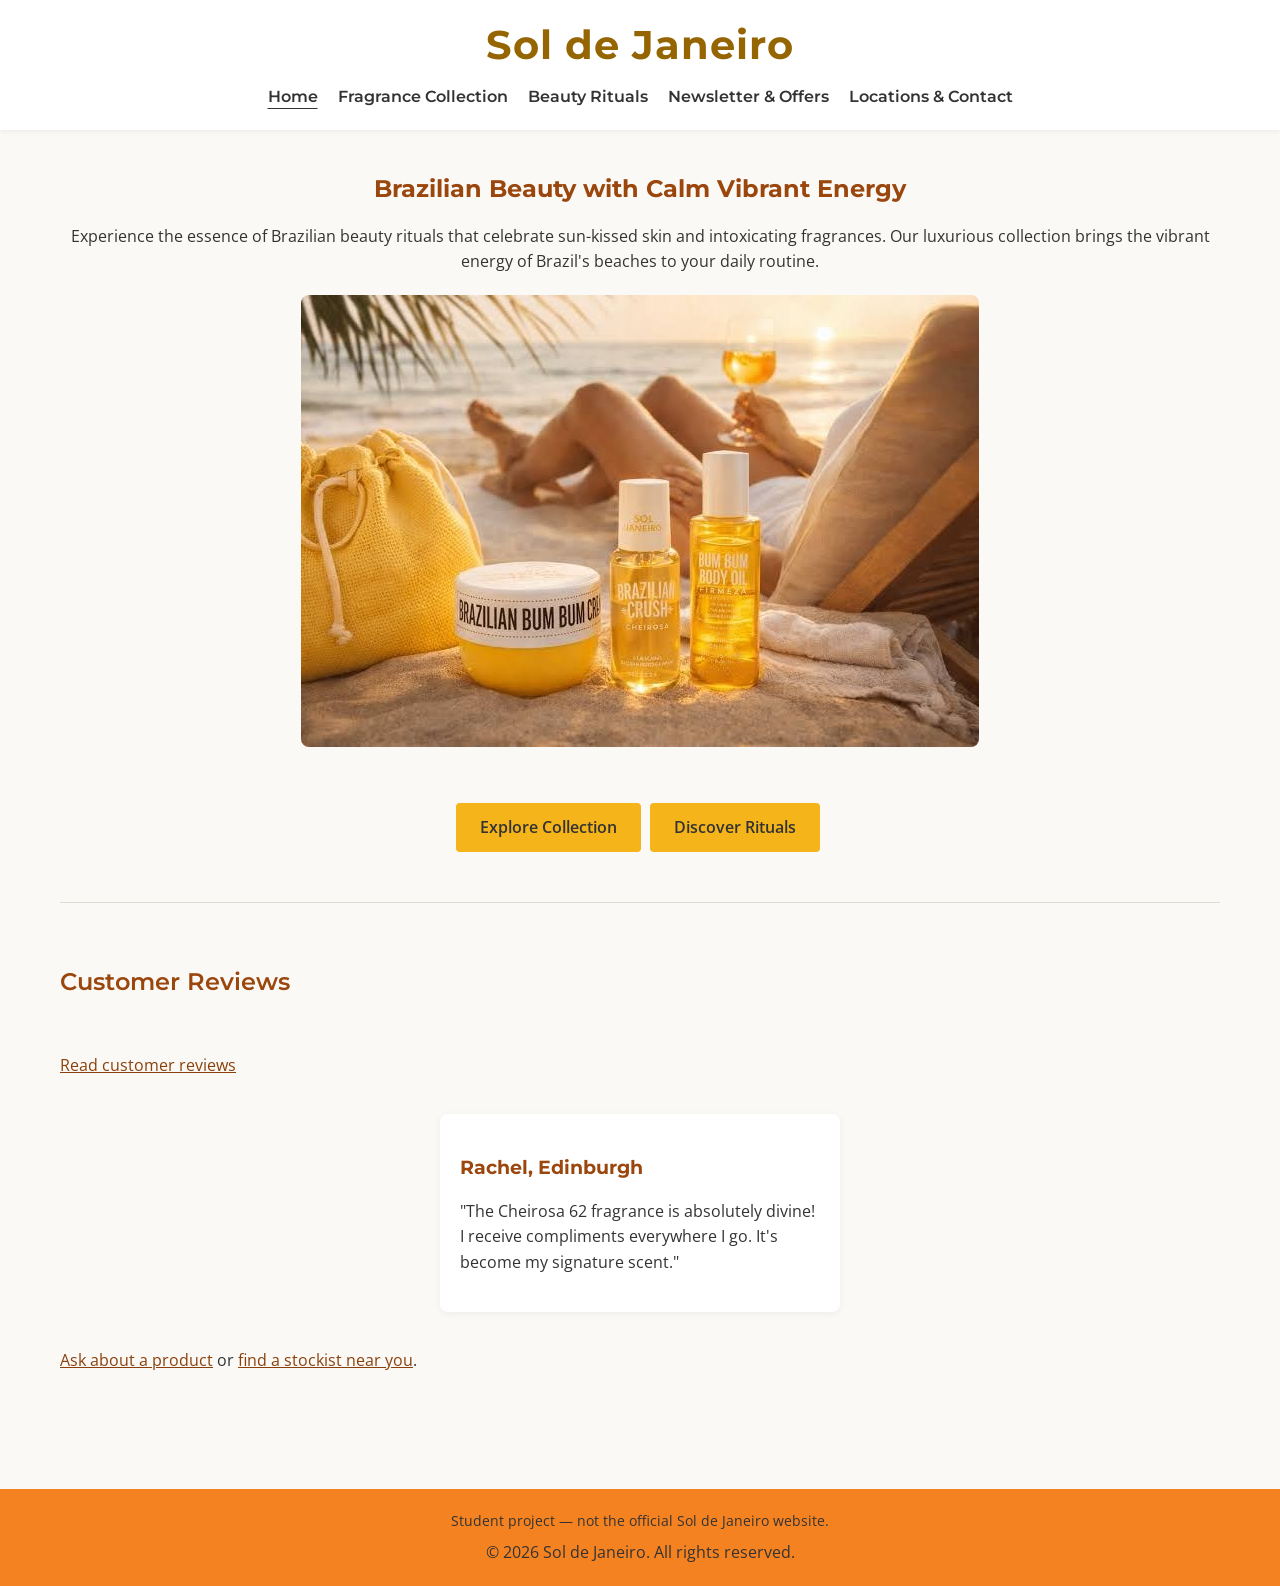
<file: Sol de janeiro/index.html>
<!DOCTYPE html>
<html lang="en">

<head>
    <meta charset="UTF-8">
    <meta name="viewport" content="width=device-width, initial-scale=1.0">
    <title>Brazilian Body Care &amp; Fragrance | Sol de Janeiro</title>
    <meta name="description" content="Discover Sol de Janeiro's Brazilian-inspired fragrances, body care and beauty rituals, read customer reviews and find UK stockists.">
    <meta name="keywords" content="Sol de Janeiro, Brazilian beauty, body care, Cheirosa fragrance, Bum Bum Cream, beauty rituals">
    <link rel="icon" href="icons/sun-2-svgrepo-com.svg" type="image/svg+xml">
    <link rel="stylesheet" href="style.css">
    <script src="script.js" defer></script>
</head>

<body>
    <a class="skip-link" href="#main-content">Skip to content</a>

    <!-- Main Navigation -->
    <header>
        <p class="brand">Sol de Janeiro</p>
        <button class="menu-toggle" type="button" aria-expanded="true" aria-controls="main-nav" hidden>Menu</button>
        <nav id="main-nav" aria-label="Main navigation">

            <a href="index.html" aria-current="page">Home</a>
            <a href="fragrance.html">Fragrance Collection</a>
            <a href="howto.html">Beauty Rituals</a>
            <a href="enquiry.html">Newsletter & Offers</a>
            <a href="contact.html">Locations & Contact</a>

        </nav>
    </header>

    <main id="main-content">
        <!-- Hero Section -->
        <section>
            <h1>Brazilian Beauty with Calm Vibrant Energy</h1>
            <p>Experience the essence of Brazilian beauty rituals that celebrate sun-kissed skin and intoxicating
                fragrances. Our luxurious collection brings the vibrant energy of Brazil's beaches to your daily
                routine.</p>

            <img src="images/sol-de-janeiro-beauty-products.jpeg" alt="Sol de Janeiro tropical beauty products on a sandy beach" width="678" height="452" fetchpriority="high">
            <br>

            <a class="button-link" href="fragrance.html">Explore Collection</a>
            <a class="button-link" href="howto.html">Discover Rituals</a>
        </section>

        <hr>

        <!-- Customer Testimonials Snippet -->
        <section>
            <h2>Customer Reviews</h2><p><a href="testimonials.html">Read customer reviews</a></p>
            <article>
                <h3>Rachel, Edinburgh</h3>
                <p>"The Cheirosa 62 fragrance is absolutely divine! I receive compliments everywhere I go. It's become
                    my signature scent."</p>
            </article>
            <p><a href="enquiry.html">Ask about a product</a> or <a href="contact.html">find a stockist near you</a>.</p>
        </section>
    </main>

    <!-- Footer -->
    <footer>
        <p class="project-note">Student project — not the official Sol de Janeiro website.</p>
        <p>&copy; 2026 Sol de Janeiro. All rights reserved.</p>
    </footer>

</body>

</html>
</file>
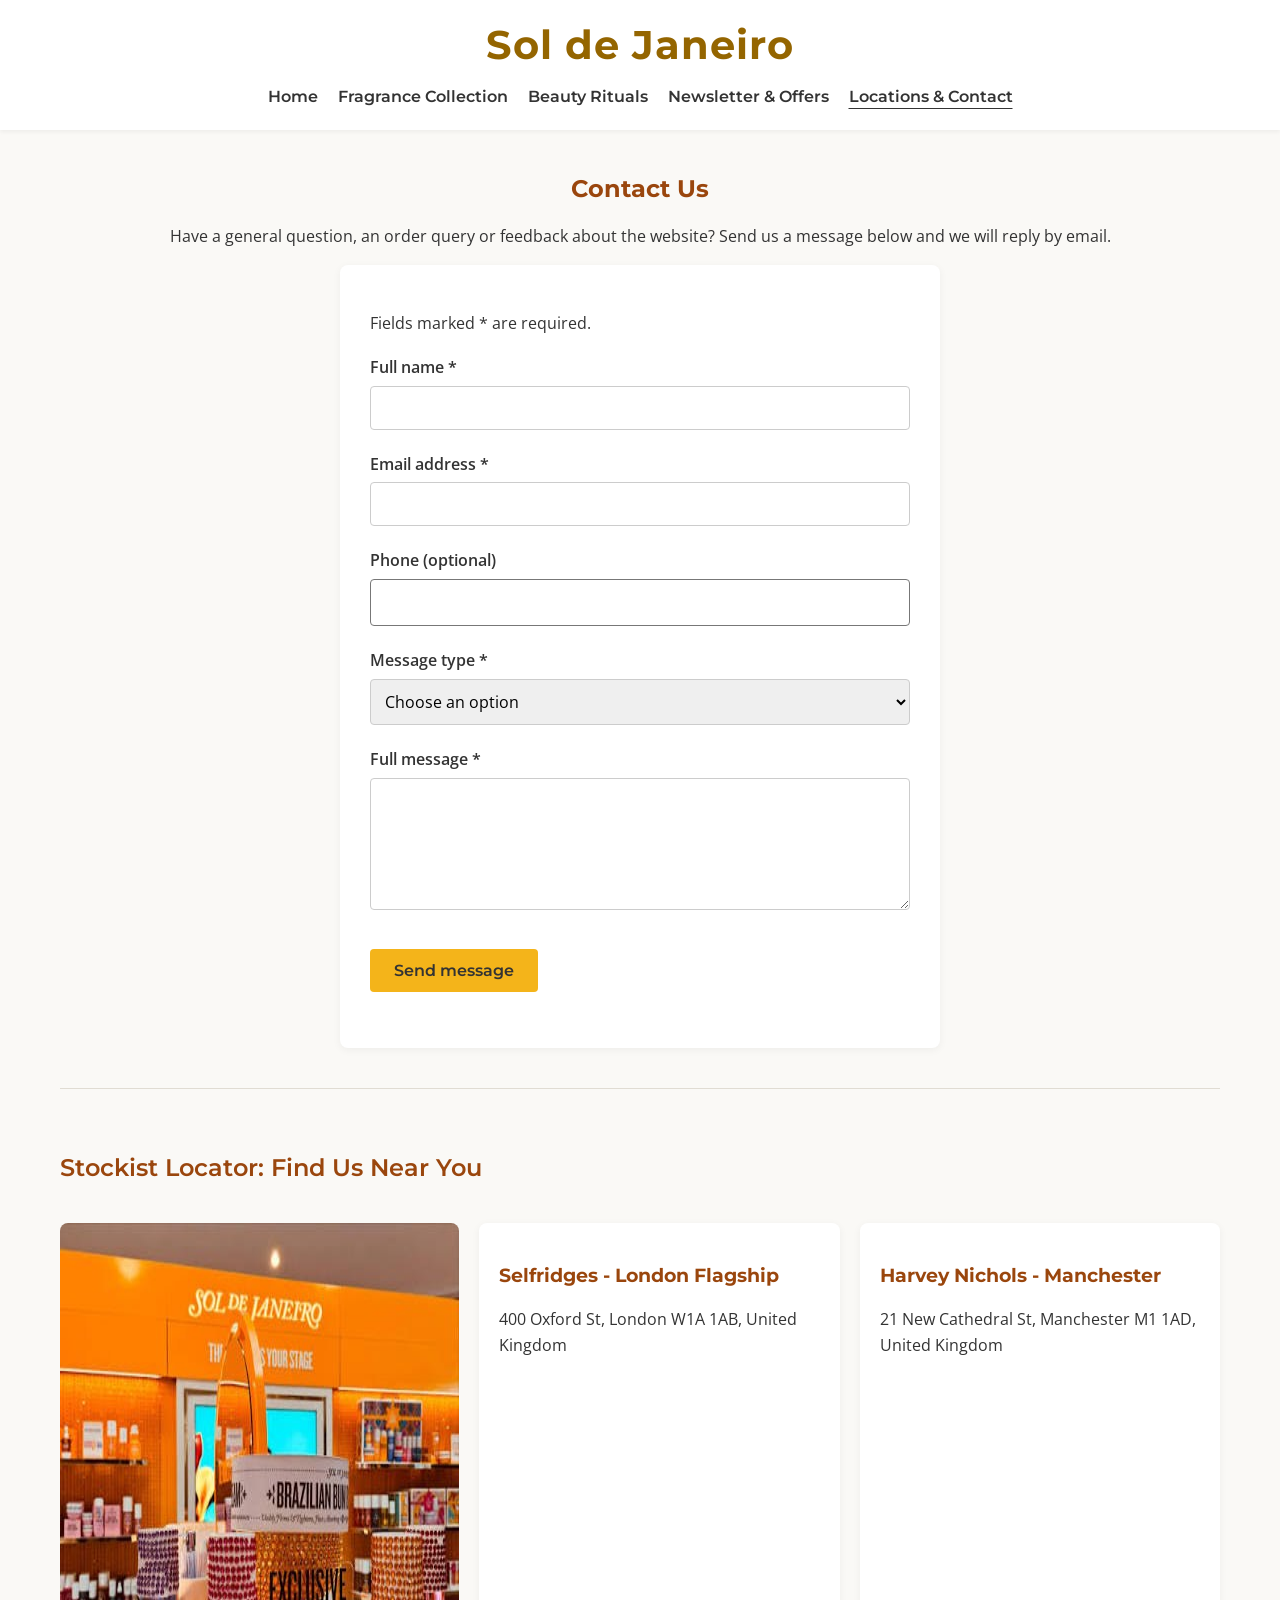
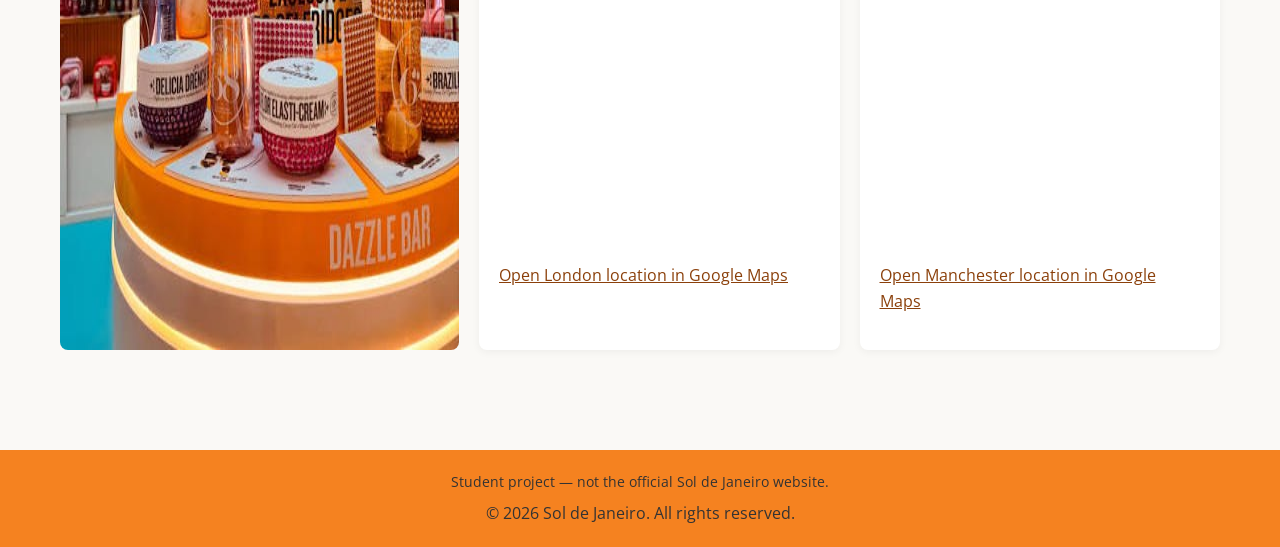
<file: Sol de janeiro/contact.html>
<!DOCTYPE html>
<html lang="en">

<head>
    <meta charset="UTF-8">
    <meta name="viewport" content="width=device-width, initial-scale=1.0">
    <title>Contact & Locations | Sol de Janeiro</title>
    <meta name="description" content="Send Sol de Janeiro a general message and find our London and Manchester stockists on interactive maps.">
    <meta name="keywords" content="Sol de Janeiro, contact us, stockist locator, Selfridges London, Harvey Nichols Manchester">
    <link rel="icon" href="icons/sun-2-svgrepo-com.svg" type="image/svg+xml">
    <link rel="stylesheet" href="style.css">
    <script src="script.js" defer></script>
</head>

<body>
    <a class="skip-link" href="#main-content">Skip to content</a>

    <header>
        <p class="brand">Sol de Janeiro</p>
        <button class="menu-toggle" type="button" aria-expanded="true" aria-controls="main-nav" hidden>Menu</button>
        <nav id="main-nav" aria-label="Main navigation">

            <a href="index.html">Home</a>
            <a href="fragrance.html">Fragrance Collection</a>
            <a href="howto.html">Beauty Rituals</a>
            <a href="enquiry.html">Newsletter & Offers</a>
            <a href="contact.html" aria-current="page">Locations & Contact</a>

        </nav>
    </header>

    <main id="main-content">
        <section>
            <h1>Contact Us</h1>
            <p>Have a general question, an order query or feedback about the website? Send us a message below and we will reply by email.</p>

            <!-- General Contact Form -->
            <!-- ACTION REQUIRED: replace YOUR_FORM_ID with your own Formspree form ID (see README) -->
            <form id="contact-form" action="https://formspree.io/f/xdeepwpp" method="post">
<p>Fields marked * are required.</p>
<div class="form-field"><label for="contactName">Full name *</label><input type="text" id="contactName" aria-describedby="contactName-error" name="contactName" required minlength="2" maxlength="80" autocomplete="name"><span class="field-error" id="contactName-error"></span></div>
<div class="form-field"><label for="contactEmail">Email address *</label><input type="email" id="contactEmail" aria-describedby="contactEmail-error" name="contactEmail" required maxlength="254" autocomplete="email"><span class="field-error" id="contactEmail-error"></span></div>
<div class="form-field"><label for="phone">Phone (optional)</label><input type="tel" id="phone" aria-describedby="phone-error" name="phone" maxlength="25" autocomplete="tel"><span class="field-error" id="phone-error"></span></div>
<div class="form-field"><label for="messageType">Message type *</label><select id="messageType" aria-describedby="messageType-error" name="messageType" required><option value="">Choose an option</option><option value="general">General question</option><option value="order">Order question</option><option value="feedback">Website feedback</option></select><span class="field-error" id="messageType-error"></span></div>
<div class="form-field"><label for="message">Full message *</label><textarea id="message" aria-describedby="message-error" name="message" rows="5" required minlength="10" maxlength="1500"></textarea><span class="field-error" id="message-error"></span></div>
<button type="submit" disabled>Send message</button>
<noscript><p>Enable JavaScript to validate and send this form.</p></noscript>
<p id="contact-status" role="status" aria-live="polite" tabindex="-1"></p>
<div id="email-result" class="form-result" hidden><label for="email-preview">Copy of your message</label><textarea id="email-preview" rows="9" readonly></textarea><a id="email-link" class="button-link" hidden>Send with my email app</a></div>
</form>
        </section>

        <hr>

        <section>
            <h2>Stockist Locator: Find Us Near You</h2>
            <img src="images/sol-de-janeiro-stockist-display.jpeg" alt="Sol de Janeiro products displayed in a premium department store"
                width="399" height="501" loading="lazy">

            <article>
                <h3>Selfridges - London Flagship</h3>
                <p>400 Oxford St, London W1A 1AB, United Kingdom</p>
                <iframe title="Map of Selfridges, London"
                    src="https://www.google.com/maps/embed?pb=!1m18!1m12!1m3!1d2482.9256799288623!2d-0.15567848744885837!3d51.51457947169745!2m3!1f0!2f0!3f0!3m2!1i1024!2i768!4f13.1!3m3!1m2!1s0x4876052d5351ae79%3A0xd5c873c72bc464a3!2sSelfridges%2C%20400%20Oxford%20St%2C%20London%20W1A%201AB%2C%20UK!5e0!3m2!1sen!2sza!4v1786743112618!5m2!1sen!2sza"
                    width="600" height="450" style="border:0;" allowfullscreen="" loading="lazy"
                    referrerpolicy="strict-origin-when-cross-origin"></iframe><p><a href="https://www.google.com/maps/search/?api=1&amp;query=Selfridges+400+Oxford+Street+London">Open London location in Google Maps</a></p>
            </article>

            <article>
                <h3>Harvey Nichols - Manchester</h3>
                <p>21 New Cathedral St, Manchester M1 1AD, United Kingdom</p>
                <iframe title="Map of Harvey Nichols, Manchester"
                    src="https://www.google.com/maps/embed?pb=!1m18!1m12!1m3!1d2374.1375612621746!2d-2.247638687344602!3d53.483871872214074!2m3!1f0!2f0!3f0!3m2!1i1024!2i768!4f13.1!3m3!1m2!1s0x487bb1c6a7289569%3A0x186fd5ad82ebf74d!2s21%20New%20Cathedral%20St%2C%20Cathedral%20Approach%2C%20Manchester%20M1%201AD%2C%20UK!5e0!3m2!1sen!2sza!4v1786743144809!5m2!1sen!2sza"
                    width="600" height="450" style="border:0;" allowfullscreen="" loading="lazy"
                    referrerpolicy="strict-origin-when-cross-origin"></iframe><p><a href="https://www.google.com/maps/search/?api=1&amp;query=Harvey+Nichols+Manchester">Open Manchester location in Google Maps</a></p>
            </article>
        </section>
    </main>

    <footer>
        <p class="project-note">Student project — not the official Sol de Janeiro website.</p>
        <p>&copy; 2026 Sol de Janeiro. All rights reserved.</p>
    </footer>

</body>

</html>
</file>
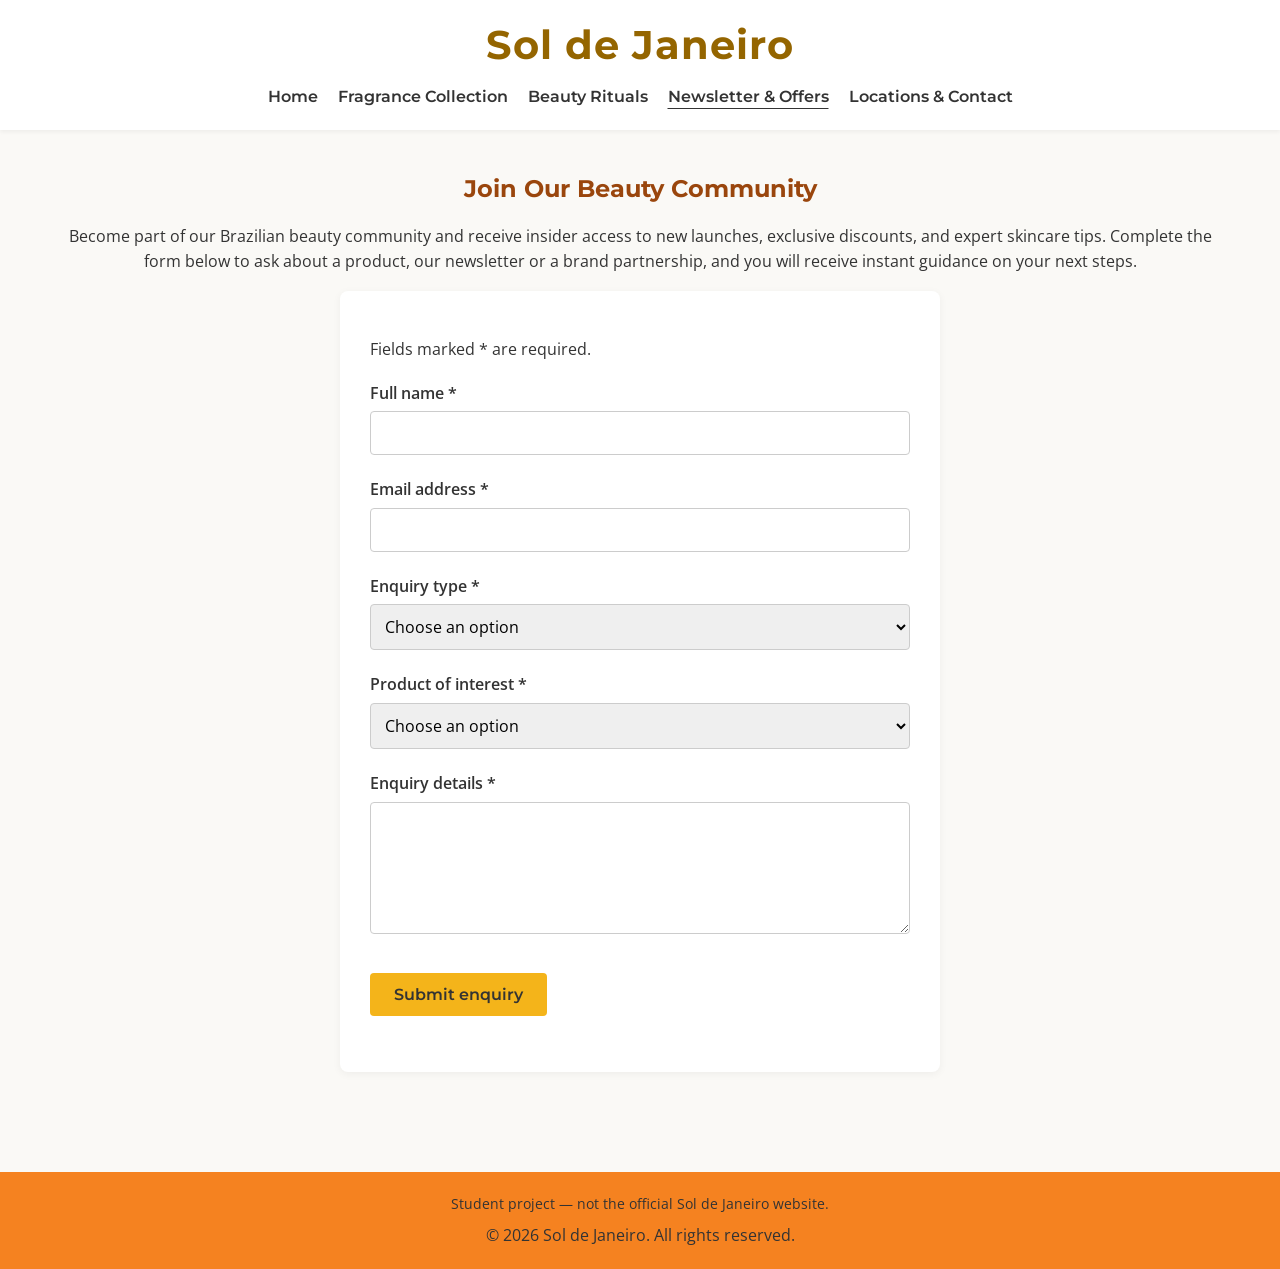
<file: Sol de janeiro/enquiry.html>
<!DOCTYPE html>
<html lang="en">

<head>
    <meta charset="UTF-8">
    <meta name="viewport" content="width=device-width, initial-scale=1.0">
    <title>Enquiries & Newsletter | Sol de Janeiro</title>
    <meta name="description" content="Send a Sol de Janeiro product, newsletter or brand partnership enquiry and get instant guidance on stockists, availability and next steps.">
    <meta name="keywords" content="Sol de Janeiro, product enquiry, newsletter, brand partnership, influencer collaboration, product availability">
    <link rel="icon" href="icons/sun-2-svgrepo-com.svg" type="image/svg+xml">
    <link rel="stylesheet" href="style.css">
    <script src="script.js" defer></script>
</head>

<body>
    <a class="skip-link" href="#main-content">Skip to content</a>

    <header>
        <p class="brand">Sol de Janeiro</p>
        <button class="menu-toggle" type="button" aria-expanded="true" aria-controls="main-nav" hidden>Menu</button>
        <nav id="main-nav" aria-label="Main navigation">

            <a href="index.html">Home</a>
            <a href="fragrance.html">Fragrance Collection</a>
            <a href="howto.html">Beauty Rituals</a>
            <a href="enquiry.html" aria-current="page">Newsletter & Offers</a>
            <a href="contact.html">Locations & Contact</a>

        </nav>
    </header>

    <main id="main-content">
        <section>
            <h1>Join Our Beauty Community</h1>
            <p>Become part of our Brazilian beauty community and receive insider access to new launches, exclusive
                discounts, and expert skincare tips. Complete the form below to ask about a product, our newsletter or a brand
                partnership, and you will receive instant guidance on your next steps.</p>

            <!-- Standard HTML5 Form for Enquiries -->
            <form id="enquiry-form" action="enquiry.html" method="post">
<p>Fields marked * are required.</p>
<div class="form-field"><label for="fullName">Full name *</label><input type="text" id="fullName" aria-describedby="fullName-error" name="fullName" required minlength="2" maxlength="80" autocomplete="name"><span class="field-error" id="fullName-error"></span></div>
<div class="form-field"><label for="email">Email address *</label><input type="email" id="email" aria-describedby="email-error" name="email" required maxlength="254" autocomplete="email"><span class="field-error" id="email-error"></span></div>
<div class="form-field"><label for="enquiryType">Enquiry type *</label><select id="enquiryType" aria-describedby="enquiryType-error" name="enquiryType" required><option value="">Choose an option</option><option value="newsletter">Newsletter information</option><option value="product">Product enquiry</option><option value="partnership">Brand partnership / influencer</option></select><span class="field-error" id="enquiryType-error"></span></div>
<div class="form-field"><label for="product">Product of interest *</label><select id="product" aria-describedby="product-error" name="product" required><option value="">Choose an option</option><option value="cheirosa62">Cheirosa 62</option><option value="cheirosa40">Cheirosa 40</option><option value="cream">Brazilian Bum Bum Cream</option><option value="general">General / not applicable</option></select><span class="field-error" id="product-error"></span></div>
<div class="form-field"><label for="details">Enquiry details *</label><textarea id="details" aria-describedby="details-error" name="details" rows="5" required minlength="10" maxlength="1500"></textarea><span class="field-error" id="details-error"></span></div>
<button type="submit" disabled>Submit enquiry</button>
<noscript><p>Enable JavaScript to validate this form and see your enquiry response.</p></noscript>
<p id="enquiry-status" role="status" aria-live="polite" tabindex="-1"></p>
<div id="enquiry-result" class="form-result" hidden></div>
</form>
        </section>
    </main>

    <footer>
        <p class="project-note">Student project — not the official Sol de Janeiro website.</p>
        <p>&copy; 2026 Sol de Janeiro. All rights reserved.</p>
    </footer>

</body>

</html>
</file>
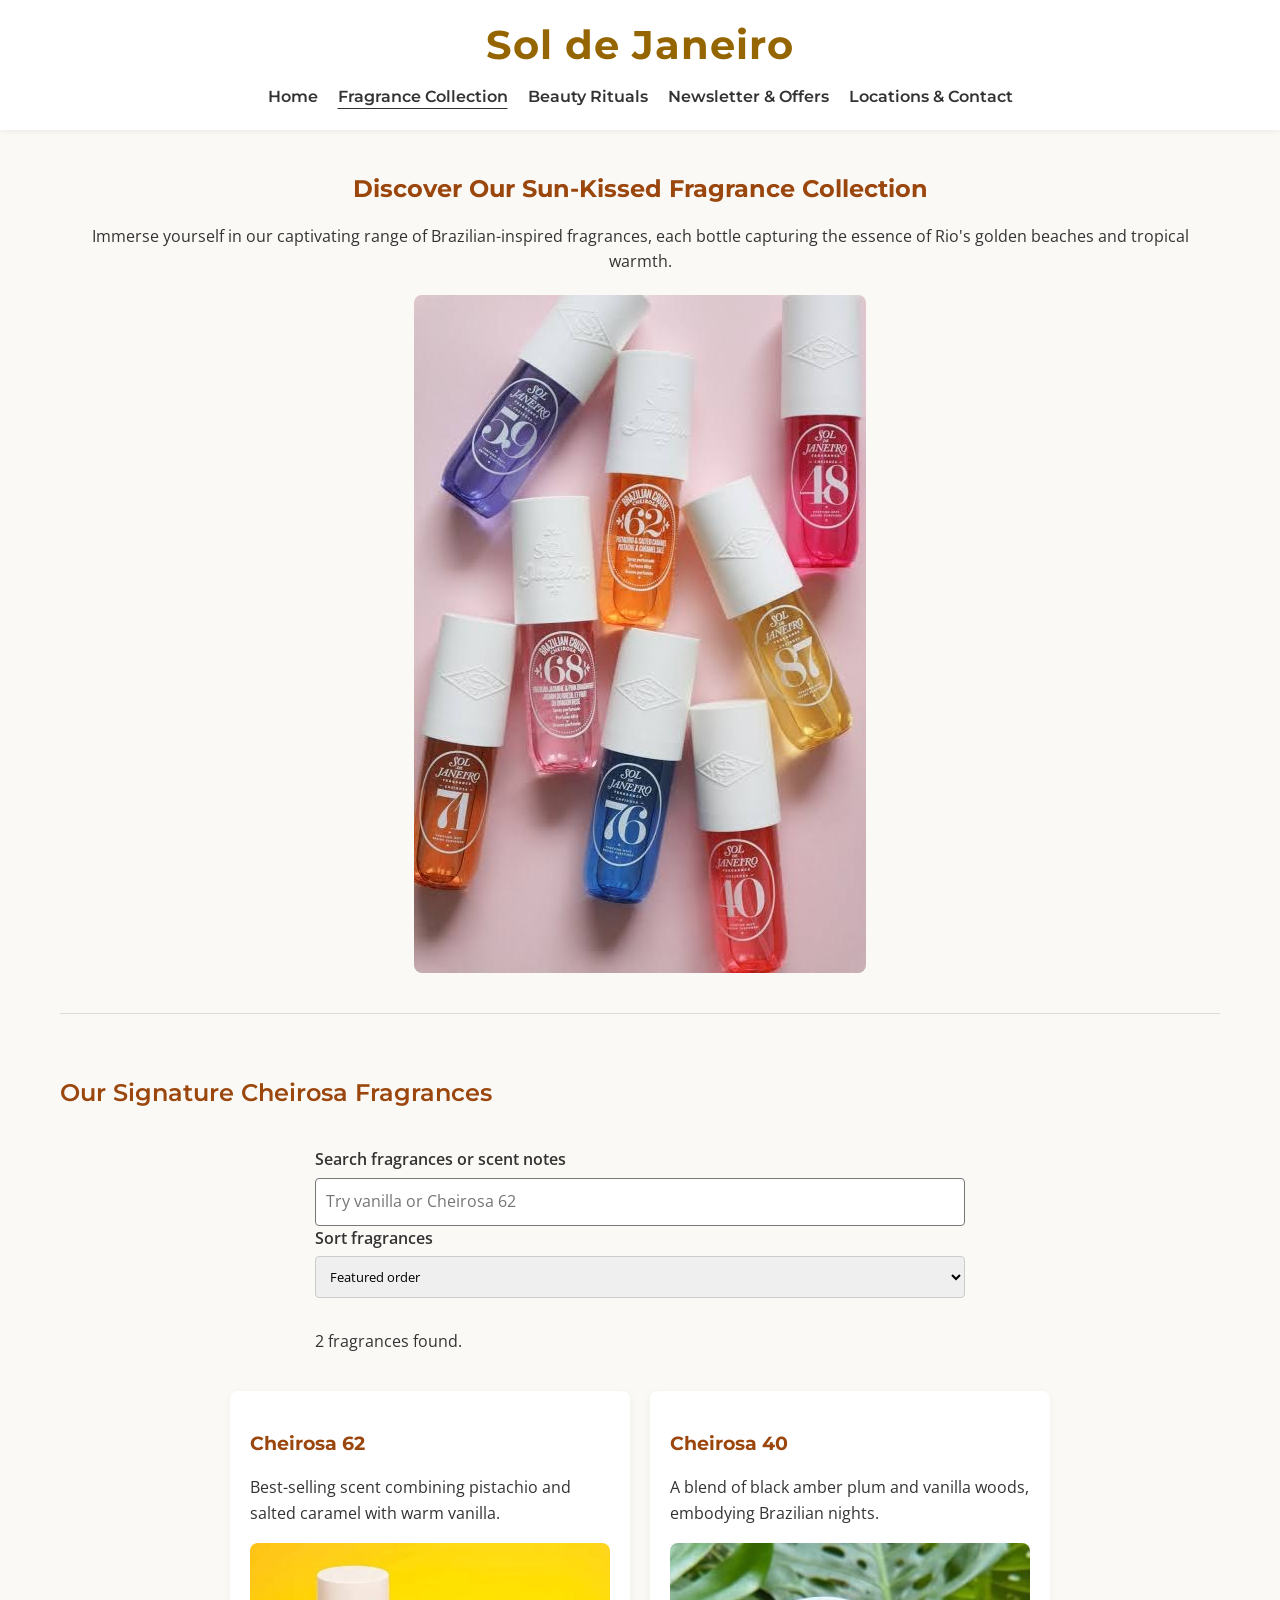
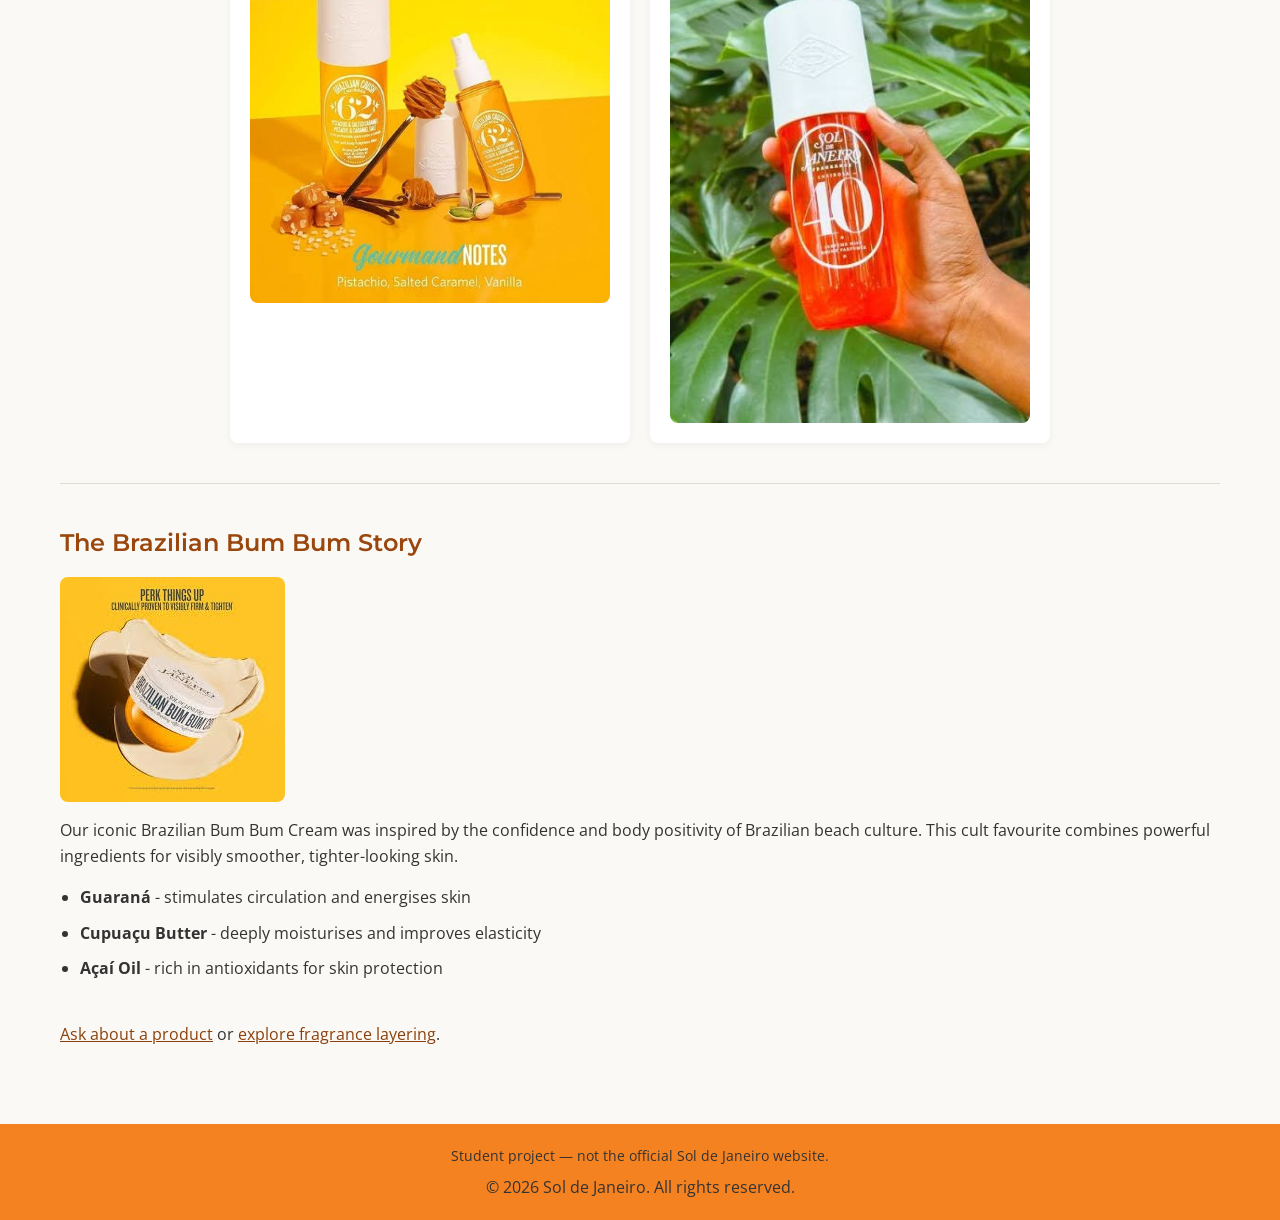
<file: Sol de janeiro/fragrance.html>
<!DOCTYPE html>
<html lang="en">

<head>
    <meta charset="UTF-8">
    <meta name="viewport" content="width=device-width, initial-scale=1.0">
    <title>Fragrance Collection | Sol de Janeiro</title>
    <meta name="description" content="Search and sort the Cheirosa 62 and Cheirosa 40 fragrances by scent note, view enlarged product images and learn about Brazilian Bum Bum Cream.">
    <meta name="keywords" content="Sol de Janeiro, Cheirosa 62, Cheirosa 40, fragrance collection, Brazilian Bum Bum Cream, scent notes">
    <link rel="icon" href="icons/sun-2-svgrepo-com.svg" type="image/svg+xml">
    <link rel="stylesheet" href="style.css">
    <script src="script.js" defer></script>
</head>

<body>
    <a class="skip-link" href="#main-content">Skip to content</a>

    <header>
        <p class="brand">Sol de Janeiro</p>
        <button class="menu-toggle" type="button" aria-expanded="true" aria-controls="main-nav" hidden>Menu</button>
        <nav id="main-nav" aria-label="Main navigation">

            <a href="index.html">Home</a>
            <a href="fragrance.html" aria-current="page">Fragrance Collection</a>
            <a href="howto.html">Beauty Rituals</a>
            <a href="enquiry.html">Newsletter & Offers</a>
            <a href="contact.html">Locations & Contact</a>

        </nav>
    </header>

    <main id="main-content">
        <section>
            <h1>Discover Our Sun-Kissed Fragrance Collection</h1>
            <p>Immerse yourself in our captivating range of Brazilian-inspired fragrances, each bottle capturing the
                essence of Rio's golden beaches and tropical warmth.</p>
            <img src="images/sol-de-janeiro-fragrance-collection.jpeg" alt="Main Sol de Janeiro fragrance collection display" width="452" height="678" loading="lazy">
        </section>

        <hr>

        <section>
            <h2>Our Signature Cheirosa Fragrances</h2>
            <div id="search-tools" hidden>
                <label for="product-search">Search fragrances or scent notes</label>
                <input type="search" id="product-search" name="search" placeholder="Try vanilla or Cheirosa 62">
                <label for="product-sort">Sort fragrances</label>
                <select id="product-sort" name="sort"><option value="featured">Featured order</option><option value="az">Name A–Z</option><option value="za">Name Z–A</option></select>
                <p id="search-status" role="status" aria-live="polite"></p>
            </div><div id="product-list" class="product-list">

            <article>
                <h3>Cheirosa 62</h3>
                <p>Best-selling scent combining pistachio and salted caramel with warm vanilla.</p>
                <img src="images/cheirosa-62-fragrance.jpeg" alt="Cheirosa 62 Fragrance Bottle" width="488" height="488" loading="lazy">
            </article>

            <article>
                <h3>Cheirosa 40</h3>
                <p>A blend of black amber plum and vanilla woods, embodying Brazilian nights.</p>
                <img src="images/cheirosa-40-fragrance.jpeg" alt="Cheirosa 40 Fragrance Bottle" width="387" height="516" loading="lazy">
            </article>
            </div>
        </section>

        <hr>

        <section>
            <h2>The Brazilian Bum Bum Story</h2>
            <img src="images/brazilian-bum-bum-cream.jpeg" alt="Jar of Brazilian Bum Bum Cream" width="225" height="225" loading="lazy">
            <p>Our iconic Brazilian Bum Bum Cream was inspired by the confidence and body positivity of Brazilian beach
                culture. This cult favourite combines powerful ingredients for visibly smoother, tighter-looking skin.
            </p>
            <ul>
                <li><strong>Guaraná</strong> - stimulates circulation and energises skin</li>
                <li><strong>Cupuaçu Butter</strong> - deeply moisturises and improves elasticity</li>
                <li><strong>Açaí Oil</strong> - rich in antioxidants for skin protection</li>
            </ul>
        </section>
        <p><a href="enquiry.html">Ask about a product</a> or <a href="howto.html">explore fragrance layering</a>.</p>
        <dialog id="lightbox" aria-labelledby="lightbox-caption">
            <button id="lightbox-close" type="button" autofocus>Close image</button>
            <img id="lightbox-image" alt="">
            <p id="lightbox-caption"></p>
        </dialog>
    </main>

    <footer>
        <p class="project-note">Student project — not the official Sol de Janeiro website.</p>
        <p>&copy; 2026 Sol de Janeiro. All rights reserved.</p>
    </footer>

</body>

</html>
</file>
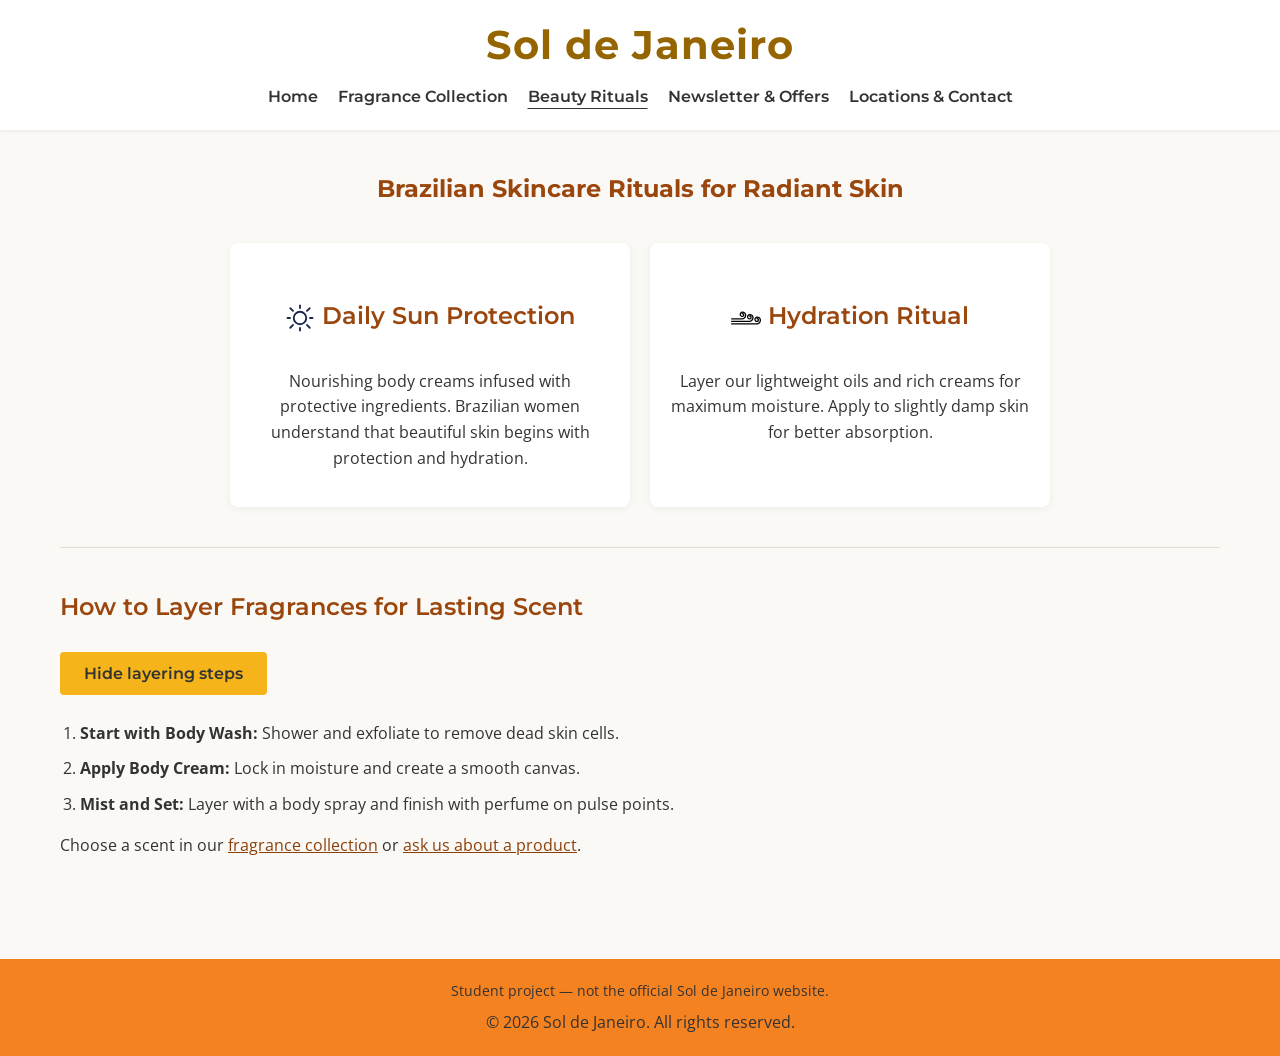
<file: Sol de janeiro/howto.html>
<!DOCTYPE html>
<html lang="en">

<head>
    <meta charset="UTF-8">
    <meta name="viewport" content="width=device-width, initial-scale=1.0">
    <title>Beauty Rituals | Sol de Janeiro</title>
    <meta name="description" content="Learn Brazilian-inspired body care rituals: daily sun protection, hydration and step-by-step fragrance layering for a longer-lasting scent.">
    <meta name="keywords" content="Sol de Janeiro, beauty rituals, body hydration, sun protection, fragrance layering, body care routine">
    <link rel="icon" href="icons/sun-2-svgrepo-com.svg" type="image/svg+xml">
    <link rel="stylesheet" href="style.css">
    <script src="script.js" defer></script>
</head>

<body>
    <a class="skip-link" href="#main-content">Skip to content</a>

    <header>
        <p class="brand">Sol de Janeiro</p>
        <button class="menu-toggle" type="button" aria-expanded="true" aria-controls="main-nav" hidden>Menu</button>
        <nav id="main-nav" aria-label="Main navigation">

            <a href="index.html">Home</a>
            <a href="fragrance.html">Fragrance Collection</a>
            <a href="howto.html" aria-current="page">Beauty Rituals</a>
            <a href="enquiry.html">Newsletter & Offers</a>
            <a href="contact.html">Locations & Contact</a>

        </nav>
    </header>

    <main id="main-content">
        <section>
            <h1>Brazilian Skincare Rituals for Radiant Skin</h1>

            <article>
                <h2><img src="icons/sun-2-svgrepo-com.svg" alt="" width="30" height="30"> Daily Sun Protection</h2>
                <p>Nourishing body creams infused with protective ingredients. Brazilian women understand that beautiful
                    skin begins with protection and hydration.</p>
            </article>

            <article>
                <h2><img src="icons/ocean-waves-svgrepo-com.svg" alt="" width="30" height="30"> Hydration Ritual</h2>
                <p>Layer our lightweight oils and rich creams for maximum moisture. Apply to slightly damp skin for
                    better absorption.</p>
            </article>
        </section>

        <hr>

        <section>
            <h2>How to Layer Fragrances for Lasting Scent</h2>
            <button id="ritual-toggle" type="button" aria-expanded="true" aria-controls="layering-steps" hidden>Hide layering steps</button>
            <ol id="layering-steps">
                <li>
                    <strong>Start with Body Wash:</strong> Shower and exfoliate to remove dead skin cells.
                </li>
                <li>
                    <strong>Apply Body Cream:</strong> Lock in moisture and create a smooth canvas.
                </li>
                <li>
                    <strong>Mist and Set:</strong> Layer with a body spray and finish with perfume on pulse points.
                </li>
            </ol>
            <p>Choose a scent in our <a href="fragrance.html">fragrance collection</a> or <a href="enquiry.html">ask us about a product</a>.</p>
        </section>
    </main>

    <footer>
        <p class="project-note">Student project — not the official Sol de Janeiro website.</p>
        <p>&copy; 2026 Sol de Janeiro. All rights reserved.</p>
    </footer>

</body>

</html>
</file>
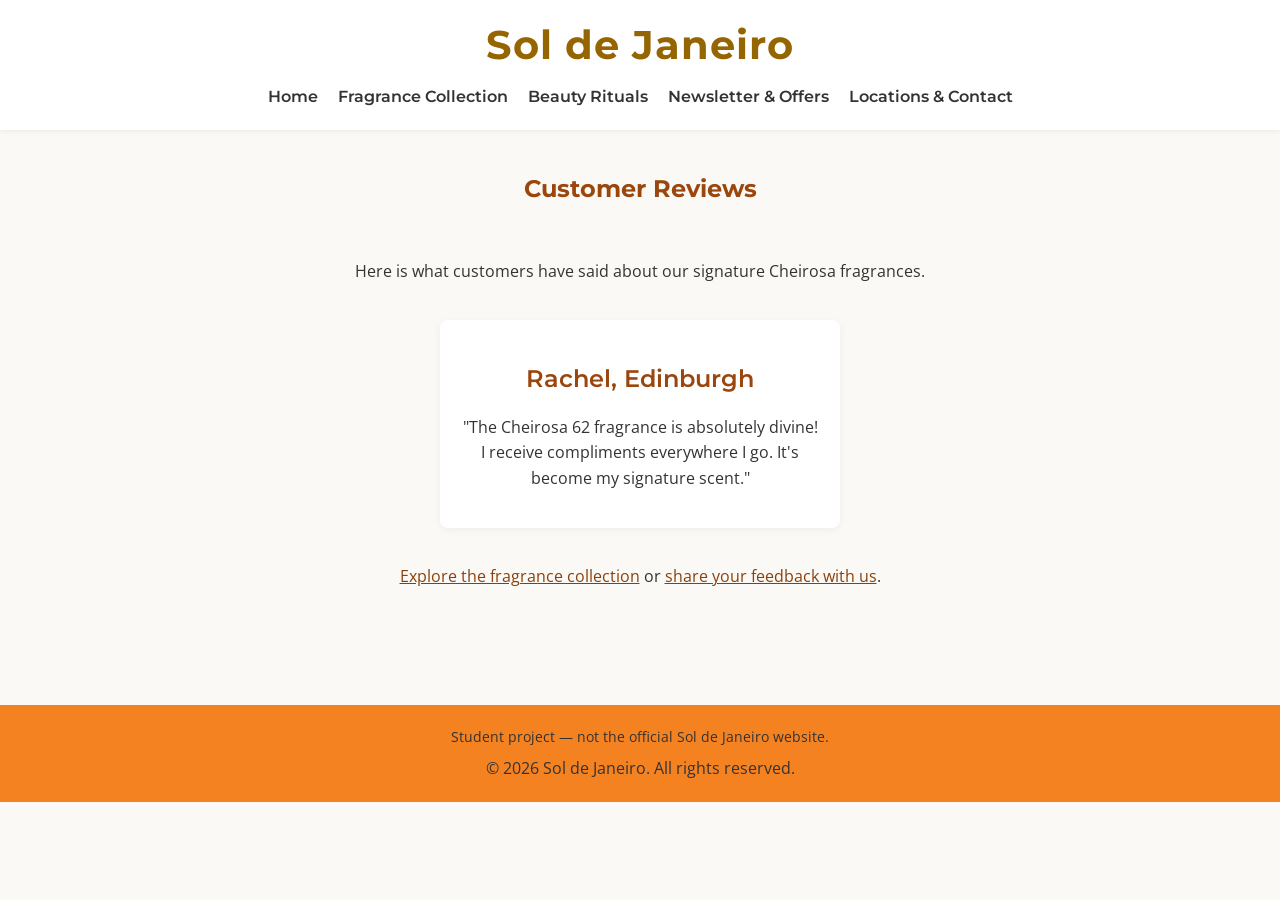
<file: Sol de janeiro/testimonials.html>
<!DOCTYPE html>
<html lang="en">

<head>
    <meta charset="UTF-8">
    <meta name="viewport" content="width=device-width, initial-scale=1.0">
    <title>Customer Reviews | Sol de Janeiro</title>
    <meta name="description" content="Read customer reviews of the Sol de Janeiro Cheirosa 62 fragrance and explore the full fragrance collection.">
    <meta name="keywords" content="Sol de Janeiro, customer reviews, Cheirosa 62 review, fragrance testimonials">
    <link rel="icon" href="icons/sun-2-svgrepo-com.svg" type="image/svg+xml">
    <link rel="stylesheet" href="style.css">
    <script src="script.js" defer></script>
</head>

<body>
    <a class="skip-link" href="#main-content">Skip to content</a>

    <!-- Main Navigation -->
    <header>
        <p class="brand">Sol de Janeiro</p>
        <button class="menu-toggle" type="button" aria-expanded="true" aria-controls="main-nav" hidden>Menu</button>
        <nav id="main-nav" aria-label="Main navigation">

            <a href="index.html" >Home</a>
            <a href="fragrance.html">Fragrance Collection</a>
            <a href="howto.html">Beauty Rituals</a>
            <a href="enquiry.html">Newsletter & Offers</a>
            <a href="contact.html">Locations & Contact</a>

        </nav>
    </header>

    <main id="main-content"><section><h1>Customer Reviews</h1>
    <p>Here is what customers have said about our signature Cheirosa fragrances.</p>
    <article><h2>Rachel, Edinburgh</h2><p>"The Cheirosa 62 fragrance is absolutely divine! I receive compliments everywhere I go. It's become my signature scent."</p></article>
    <p><a href="fragrance.html">Explore the fragrance collection</a> or <a href="contact.html">share your feedback with us</a>.</p></section></main>
    <footer>
        <p class="project-note">Student project — not the official Sol de Janeiro website.</p>
        <p>&copy; 2026 Sol de Janeiro. All rights reserved.</p>
    </footer>

</body>

</html>
</file>
<file: Sol de janeiro/style.css>
/*  
   GENERAL STYLES
     */
/* Google Fonts Import */
@import url('https://fonts.googleapis.com/css2?family=Montserrat:wght@400;600;700&family=Open+Sans:wght@400;600&display=swap');

:root {
    --primary-color: #F4B41A; /* Golden Yellow */
    --secondary-color: #F58220; /* Warm Orange */
    --bg-color: #FAF9F6; /* Soft Off-White */
    --text-color: #333333; /* Dark Grey for readability */
    --accent-color: #D96A11; /* Darker orange for hover states */
    --white: #FFFFFF;
}

body {
    font-family: 'Open Sans', sans-serif;
    background-color: var(--bg-color);
    color: var(--text-color);
    margin: 0;
    padding: 0;
    line-height: 1.6;
}

h1, h2, h3, h4, h5, h6 {
    font-family: 'Montserrat', sans-serif;
    color: var(--secondary-color);
    margin-bottom: 15px;
}

h1 {
    font-weight: 700;
}

h2 {
    font-weight: 600;
}

img {
    max-width: 100%;
    height: auto;
    border-radius: 8px; /* Soft rounding for a friendly look */
    display: block;
}

hr {
    border: 0;
    height: 1px;
    background-color: #E0DCD3;
    margin: 40px 0;
}

/* Controls the main width of the website content */
main {
    max-width: 1200px;
    margin: 0 auto;
    padding: 20px;
}

/*  
   HEADER & NAVIGATION
     */
header {
    background-color: var(--white);
    padding: 20px;
    text-align: center;
    box-shadow: 0 2px 4px rgba(0,0,0,0.05);
}

header h1 {
    margin-top: 0;
    color: var(--primary-color);
    font-size: 2.5rem;
    letter-spacing: 1px;
}

nav {
    display: flex;
    justify-content: center;
    flex-wrap: wrap;
    gap: 20px;
    margin-top: 15px;
}

nav a {
    text-decoration: none;
    color: var(--text-color);
    font-weight: 600;
    font-family: 'Montserrat', sans-serif;
    transition: color 0.3s ease;
}

nav a:hover, nav a:focus {
    color: var(--secondary-color);
}

/*  
   MAIN CONTENT & LAYOUT
     */
section {
    margin-bottom: 40px;
}

/* Flex layout for sections containing articles (e.g., reviews, fragrances, rituals) */
section:has(article) {
    display: flex;
    flex-wrap: wrap;
    gap: 20px;
    justify-content: center;
}

article {
    background-color: var(--white);
    padding: 20px;
    border-radius: 8px;
    box-shadow: 0 2px 8px rgba(0,0,0,0.05);
    flex: 1 1 300px; /* Responsive flex basis */
    max-width: 400px;
}

/*  
   BUTTONS
     */
button {
    background-color: var(--primary-color);
    color: var(--white);
    border: none;
    padding: 12px 24px;
    font-size: 1rem;
    font-family: 'Montserrat', sans-serif;
    font-weight: 600;
    border-radius: 4px;
    cursor: pointer;
    transition: background-color 0.3s ease;
    margin: 10px 5px 10px 0;
}

button:hover, button:focus {
    background-color: var(--accent-color);
    outline: 2px solid var(--secondary-color);
    outline-offset: 2px;
}

/*  
   FORMS
     */
form {
    background-color: var(--white);
    padding: 30px;
    border-radius: 8px;
    max-width: 600px;
    margin: 0 auto;
    box-shadow: 0 2px 8px rgba(0,0,0,0.05);
}

label {
    font-weight: 600;
    display: block;
    margin-bottom: 5px;
}

input[type="text"],
input[type="email"],
select,
textarea {
    width: 100%;
    padding: 10px;
    border: 1px solid #ccc;
    border-radius: 4px;
    font-family: 'Open Sans', sans-serif;
    box-sizing: border-box; /* Ensures padding doesn't affect width */
    margin-bottom: 15px;
}

input:focus, select:focus, textarea:focus {
    border-color: var(--secondary-color);
    outline: none;
    box-shadow: 0 0 5px rgba(245, 130, 32, 0.3);
}

/*  
   FOOTER
     */
footer {
    background-color: var(--secondary-color);
    color: var(--white);
    text-align: center;
    padding: 20px;
    margin-top: 40px;
}

footer p {
    margin: 0;
}


/* Center the first section elements (Hero image and text) */
main > section:first-of-type {
    text-align: center;
}

main > section:first-of-type img {
    margin: 20px auto;
}

/* Make iframes responsive on the Contact page */
iframe {
    width: 100%;
    max-width: 100%;
    border-radius: 8px;
    margin-top: 15px;
}

/* List styling */
ul, ol {
    padding-left: 20px;
}

li {
    margin-bottom: 10px;
}

/* Icon images inside headers */
h2 img, h3 img {
    display: inline-block;
    vertical-align: middle;
    margin-right: 10px;
    margin-bottom: 5px;
}

/*  
   RESPONSIVE DESIGN
     */
/* Desktop (default) is already handled above with max-width and flexbox */

/* Tablet */
@media (max-width: 768px) {
    header h1 {
        font-size: 2rem;
    }
    
    form {
        padding: 20px;
    }
}

/* Mobile */
@media (max-width: 480px) {
    header h1 {
        font-size: 1.8rem;
    }
    
    nav {
        flex-direction: column;
        align-items: center;
        gap: 10px;
    }

    button {
        width: 100%;
        margin-right: 0;
    }

    article {
        flex-basis: 100%; /* Stacks articles nicely on mobile */
    }
}

/* Part 3: small accessibility and interaction additions. */
* { box-sizing: border-box; }
[hidden] { display: none !important; }
.brand { margin: 0; color: #946500; font: 700 2.5rem 'Montserrat', sans-serif; letter-spacing: 1px; }
h1, h2, h3 { color: #9a460d; }
a { color: #8b400b; }
nav a:hover, nav a:focus { color: #8b400b; }
nav a[aria-current="page"] { text-decoration: underline; text-underline-offset: 6px; }
:focus-visible, input:focus-visible, select:focus-visible, textarea:focus-visible { outline: 3px solid #70410b; outline-offset: 4px; }
button, footer { color: #333; }
button:hover, button:focus { background-color: #e5a500; }
.button-link { display: inline-block; padding: 12px 24px; margin: 10px 5px 10px 0; border-radius: 4px; background: var(--primary-color); color: #333; font-weight: 600; text-decoration: none; }
.button-link:hover { background: #e5a500; }
.skip-link { position: absolute; left: 12px; top: -100px; padding: 12px; background: white; z-index: 10; }
.skip-link:focus { top: 10px; }
section > h1, section > h2, section > p, section > ol, #search-tools, .product-list { flex-basis: 100%; }
article { min-width: 0; }
.product-list { display: flex; flex-wrap: wrap; gap: 20px; justify-content: center; }
#search-tools { max-width: 650px; margin: auto; }
input[type="search"], input[type="tel"] { width: 100%; padding: 10px; border: 1px solid #777; border-radius: 4px; font: inherit; }
form { text-align: left; }
.form-field { margin: 18px 0; }
.form-field input, .form-field select, .form-field textarea { margin-bottom: 4px; font-size: 1rem; }
.field-error { display: block; color: #a11a16; font-weight: 600; }
[aria-invalid="true"] { border: 2px solid #a11a16; }
button:disabled { opacity: .65; cursor: not-allowed; }
.gallery-link { display: block; border-radius: 8px; }
.gallery-link img { transition: transform .2s ease; }
.gallery-link:hover img { transform: scale(1.015); }
dialog { border: 0; border-radius: 8px; padding: 20px; max-width: min(90vw, 900px); max-height: 90vh; }
dialog::backdrop { background: rgb(0 0 0 / 78%); }
dialog[open] { animation: lightbox-in .25s ease-out; }
@keyframes lightbox-in { from { opacity: 0; transform: scale(.96); } to { opacity: 1; transform: scale(1); } }
#lightbox-image { max-height: 65vh; max-width: 100%; width: auto; margin: auto; object-fit: contain; }
body.modal-open { overflow: hidden; }
.project-note { font-size: .9rem; margin-bottom: 8px; }
.form-result { margin-top: 16px; padding: 16px 20px; border-left: 4px solid var(--primary-color); background: var(--bg-color); border-radius: 4px; }
.form-result h2 { margin-top: 0; font-size: 1.25rem; }
#enquiry-status, #contact-status { font-weight: 600; }
@media (max-width: 768px) {
    .brand { font-size: 2rem; }
    nav.menu-closed { display: none; }
}
@media (max-width: 480px) {
    .brand { font-size: 1.8rem; }
    main { padding: 16px; }
    .button-link { display: block; text-align: center; }
    dialog { padding: 12px; }
}
@media (prefers-reduced-motion: reduce) {
    *, *::before, *::after { transition: none !important; animation: none !important; }
}
</file>
